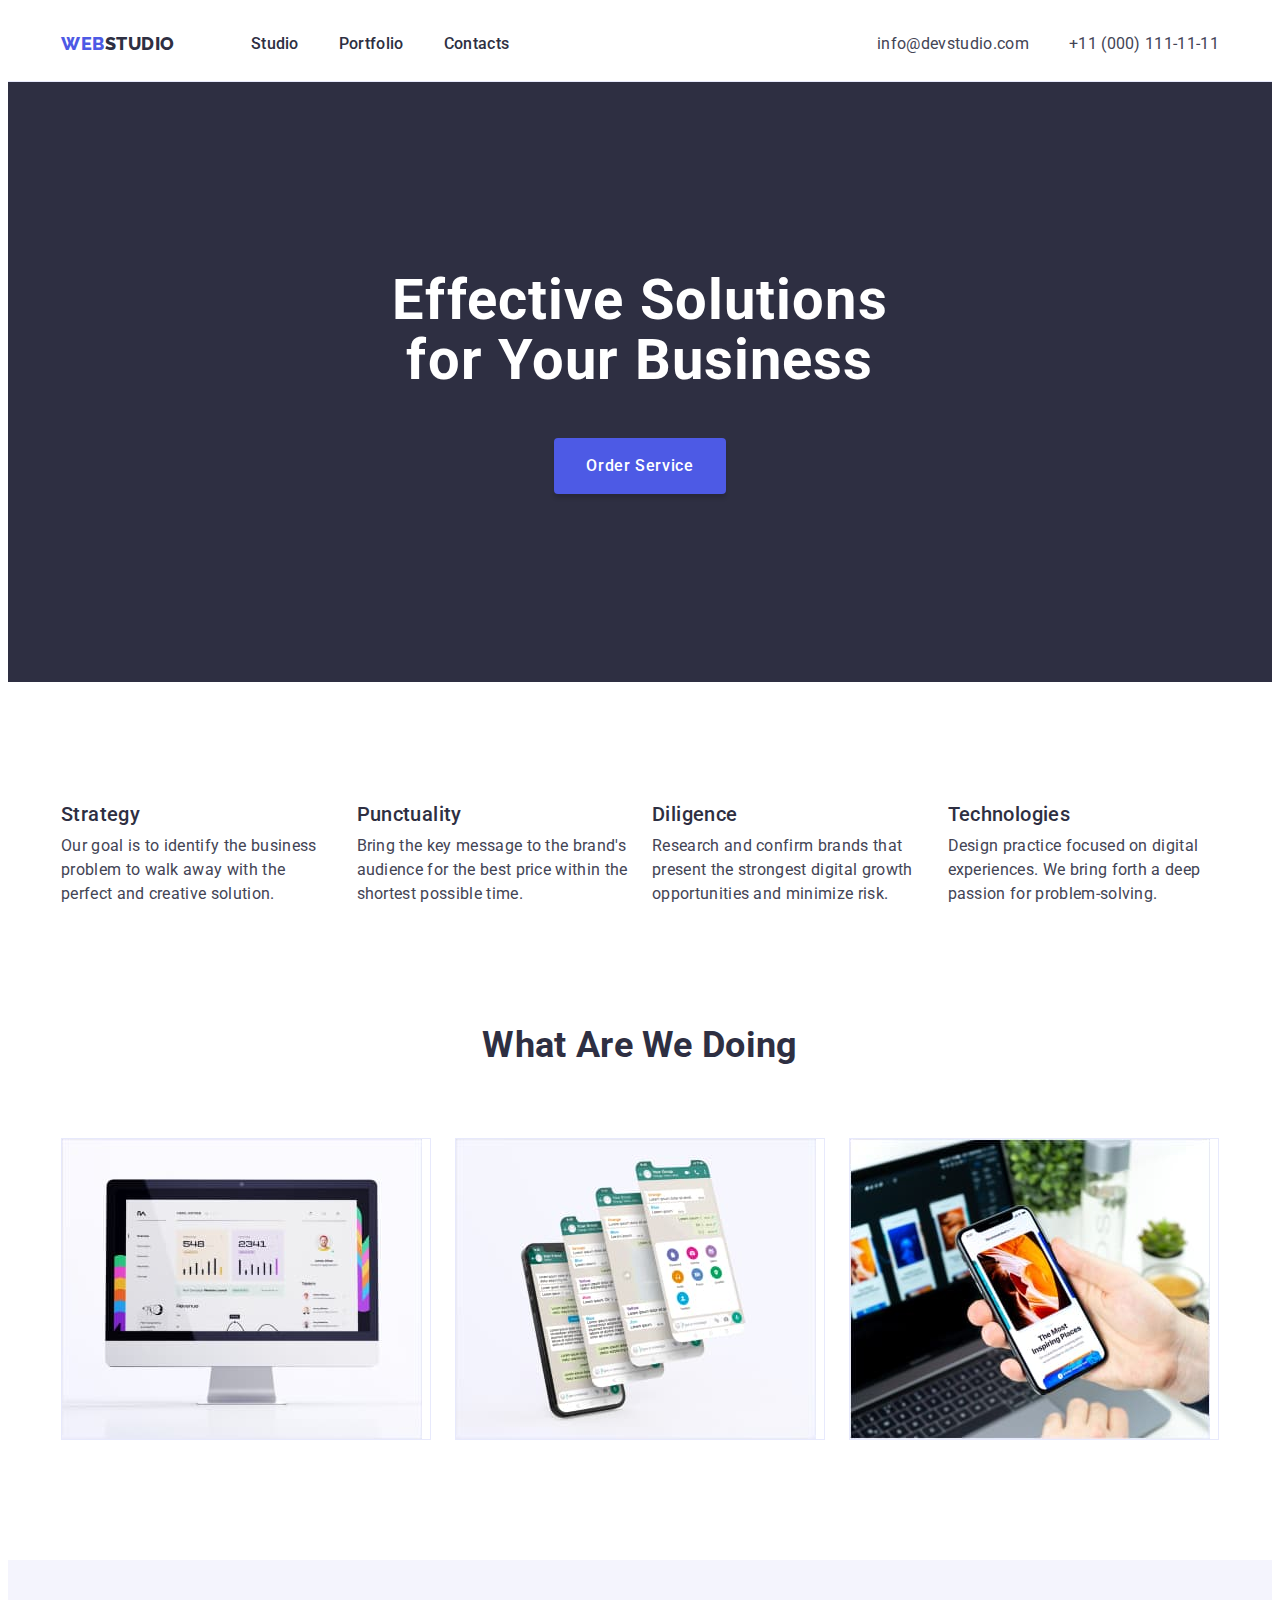
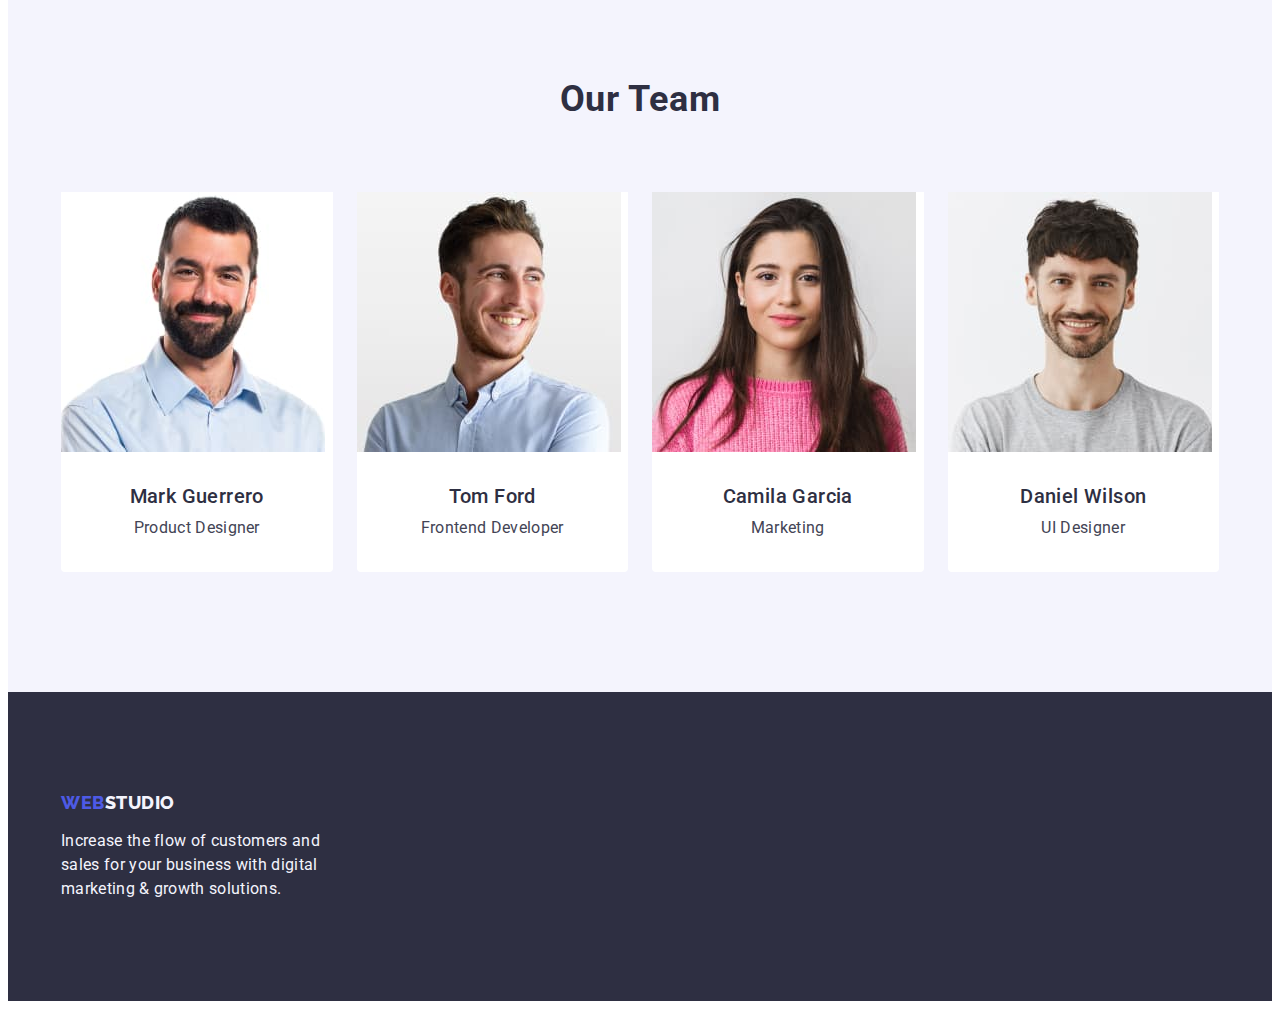
<file: index.html>
<!DOCTYPE html>
<html lang="en">
  <head>
    <meta charset="UTF-8" />
    <meta http-equiv="X-UA-Compatible" content="IE=edge" />
    <meta name="viewport" content="width=device-width, initial-scale=1.0" />
    <title>Document</title>

    <link rel="preconnect" href="https://fonts.googleapis.com" />
    <link rel="preconnect" href="https://fonts.gstatic.com" crossorigin />
    <link rel="preconnect" href="https://fonts.googleapis.com" />
    <link rel="preconnect" href="https://fonts.gstatic.com" crossorigin />
    <link
      href="https://fonts.googleapis.com/css2?family=Raleway:wght@800&family=Roboto:wght@400;500;700&display=swap"
      rel="stylesheet"
    />
    <link
      rel="stylesheet"
      href="https://cdnjs.cloudflare.com/ajax/libs/modern-normalize/2.0.0/modern-normalize.min.css"
      integrity="sha512-4xo8blKMVCiXpTaLzQSLSw3KFOVPWhm/TRtuPVc4WG6kUgjH6J03IBuG7JZPkcWMxJ5huwaBpOpnwYElP/m6wg=="
      crossorigin="anonymous"
      referrerpolicy="no-referrer"
    />
    <link rel="stylesheet" href="./css/styles.css" />
  </head>
  <body>
    <header class="top-line">
      <div class="container top-conteiner">
        <nav class="nav-main list">
          <a class="main-logo link" href="./index.html">
            Web<span class="main-logotype">Studio</span></a
          >
          <ul class="top-line-nav list">
            <li><a class="top-studio link" href="./index.html">Studio</a></li>
            <li>
              <a class="top-studio link" href="./portfolio.html">Portfolio</a>
            </li>
            <li><a class="top-studio link" href="">Contacts</a></li>
          </ul>
        </nav>

        <address class="address">
          <ul class="contacts-us list">
            <li>
              <a class="top-studio link" href="mailto:info@devstudio.com"
                >info@devstudio.com</a
              >
            </li>
            <li>
              <a class="top-studio link" href="tel:+110001111111"
                >+11 (000) 111-11-11</a
              >
            </li>
          </ul>
        </address>
      </div>
    </header>
    <main class="main-title-section">
      <section class="main-title">
        <div class="container conteiner-button">
          <h1 class="main-title-text">Effective Solutions for Your Business</h1>
          <button class="button-main link" type="button">Order Service</button>
        </div>
      </section>
      <!-- SECTION MAIN ABOUT -->
      <section class="main-about">
        <div class="container">
          <h2 class="main visually-hidden" hidden>section 2</h2>
          <ul class="about-us list">
            <li class="main-description">
              <h3 class="list-text">Strategy</h3>
              <p class="text-description">
                Our goal is to identify the business problem to walk away with
                the perfect and creative solution.
              </p>
            </li>
            <li class="main-description">
              <h3 class="list-text">Punctuality</h3>
              <p class="text-description">
                Bring the key message to the brand's audience for the best price
                within the shortest possible time.
              </p>
            </li>
            <li class="main-description">
              <h3 class="list-text">Diligence</h3>
              <p class="text-description">
                Research and confirm brands that present the strongest digital
                growth opportunities and minimize risk.
              </p>
            </li>
            <li class="main-description">
              <h3 class="list-text">Technologies</h3>
              <p class="text-description">
                Design practice focused on digital experiences. We bring forth a
                deep passion for problem-solving.
              </p>
            </li>
          </ul>
        </div>
      </section>
      <!--SECTION3 -->
      <section class="doing-list">
        <div class="container">
          <h2 class="work-title">What Are We Doing</h2>
          <ul class="our-work list">
            <li class="our-work-pic">
              <img src="./images/image1.jpg" alt="img" width="360" />
            </li>
            <li class="our-work-pic">
              <img src="./images/image2.jpg" alt="img" width="360" />
            </li>
            <li class="our-work-pic">
              <img src="./images/image3.jpg" alt="img" width="360" />
            </li>
          </ul>
        </div>
      </section>
      <!--OUR TEAM -->
      <section class="team-list">
        <div class="container">
          <h2 class="team-photo">Our Team</h2>
          <ul class="team list">
            <li class="image-main">
              <img src="./images/image5.jpg" alt="man" width="264" />
              <div class="team-container">
                <h3 class="list-text text">Mark Guerrero</h3>
                <p class="text-description text">Product Designer</p>
              </div>
            </li>
            <li class="image-main">
              <img src="./images/image6.jpg" alt="man" width="264" />
              <div class="team-container">
                <h3 class="list-text text">Tom Ford</h3>
                <p class="text-description text">Frontend Developer</p>
              </div>
            </li>
            <li class="image-main">
              <img src="./images/image7.jpg" alt="woman" width="264" />
              <div class="team-container">
                <h3 class="list-text text">Camila Garcia</h3>
                <p class="text-description text">Marketing</p>
              </div>
            </li>
            <li class="image-main">
              <img src="./images/image8.jpg" alt="man" width="264" />
              <div class="team-container">
                <h3 class="list-text text">Daniel Wilson</h3>
                <p class="text-description text">UI Designer</p>
              </div>
            </li>
          </ul>
        </div>
      </section>
    </main>

    <footer class="foot">
      <div class="container">
        <a class="footer-logo link" href="./index.html">
          Web<span class="footer-logotype">Studio</span></a
        >
        <p class="foot-par">
          Increase the flow of customers and sales for your business with
          digital <br />
          marketing & growth solutions.
        </p>
      </div>
    </footer>
  </body>
</html>
</file>
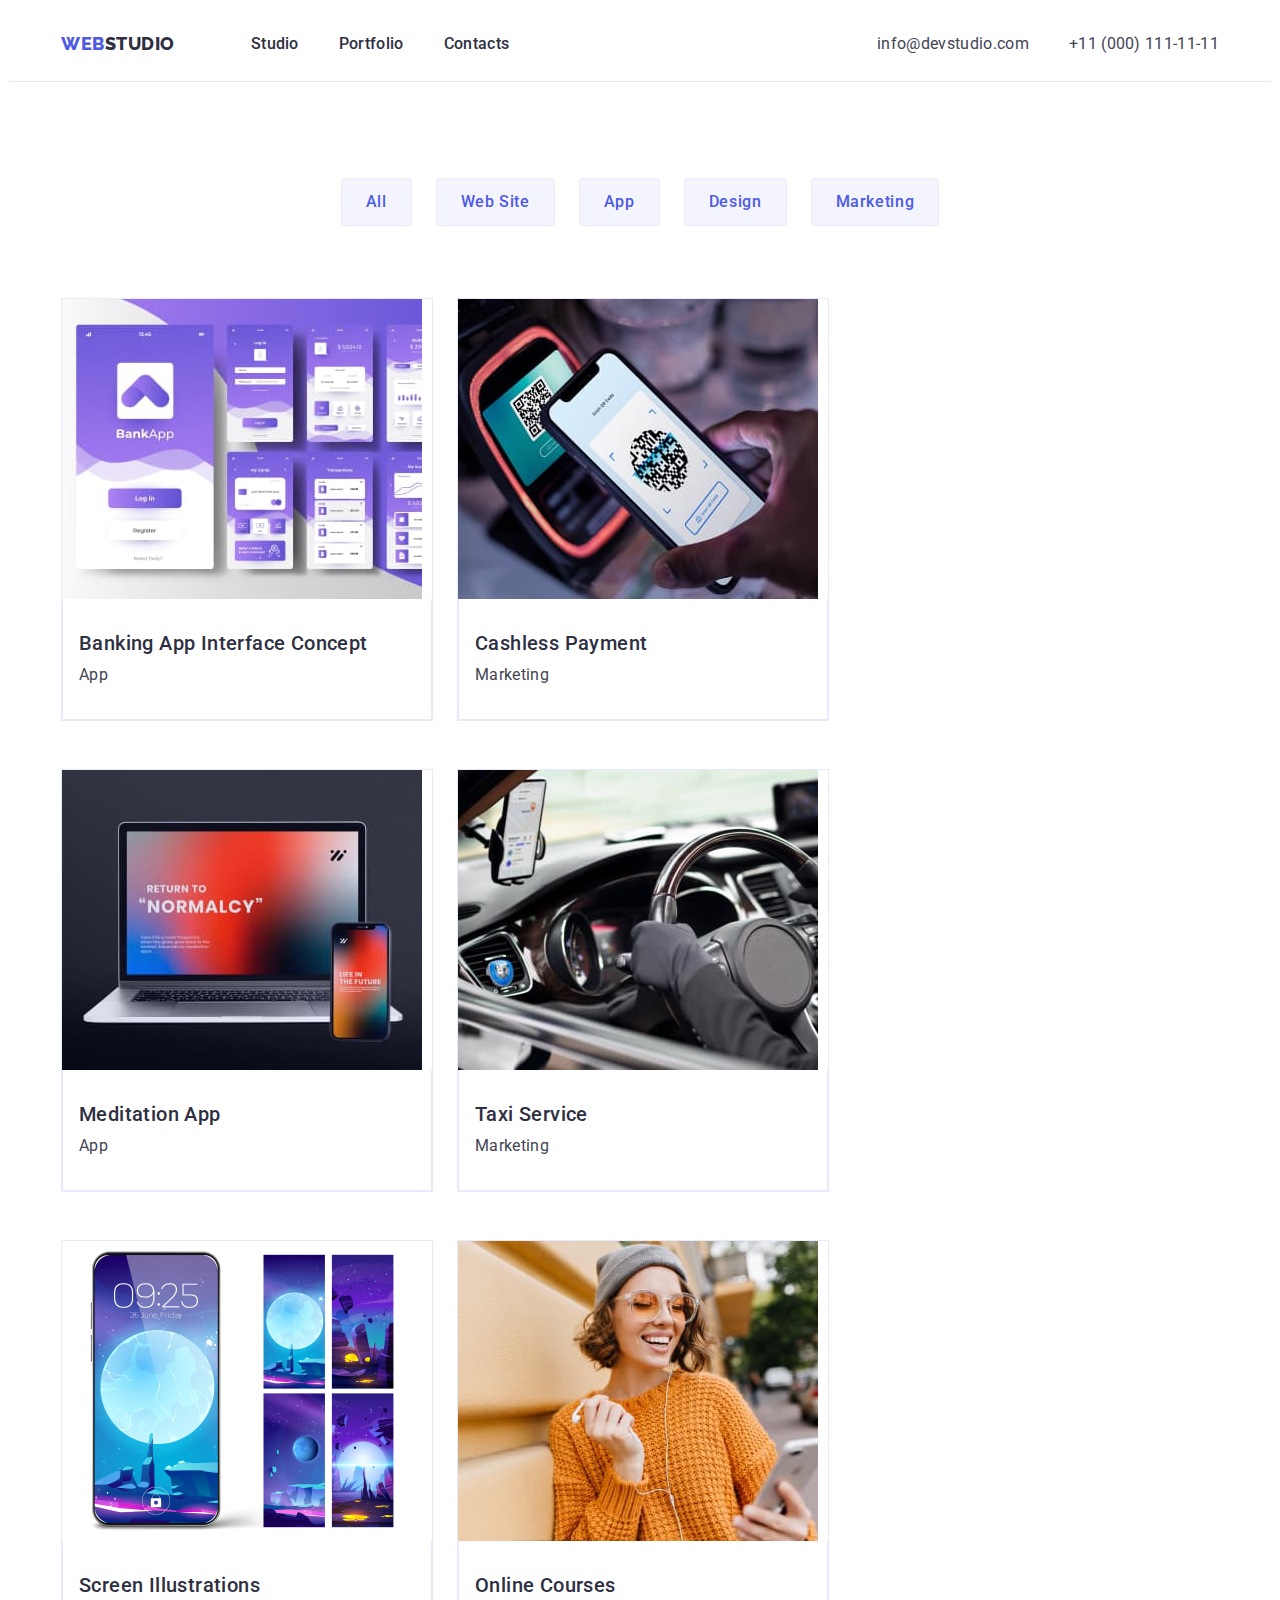
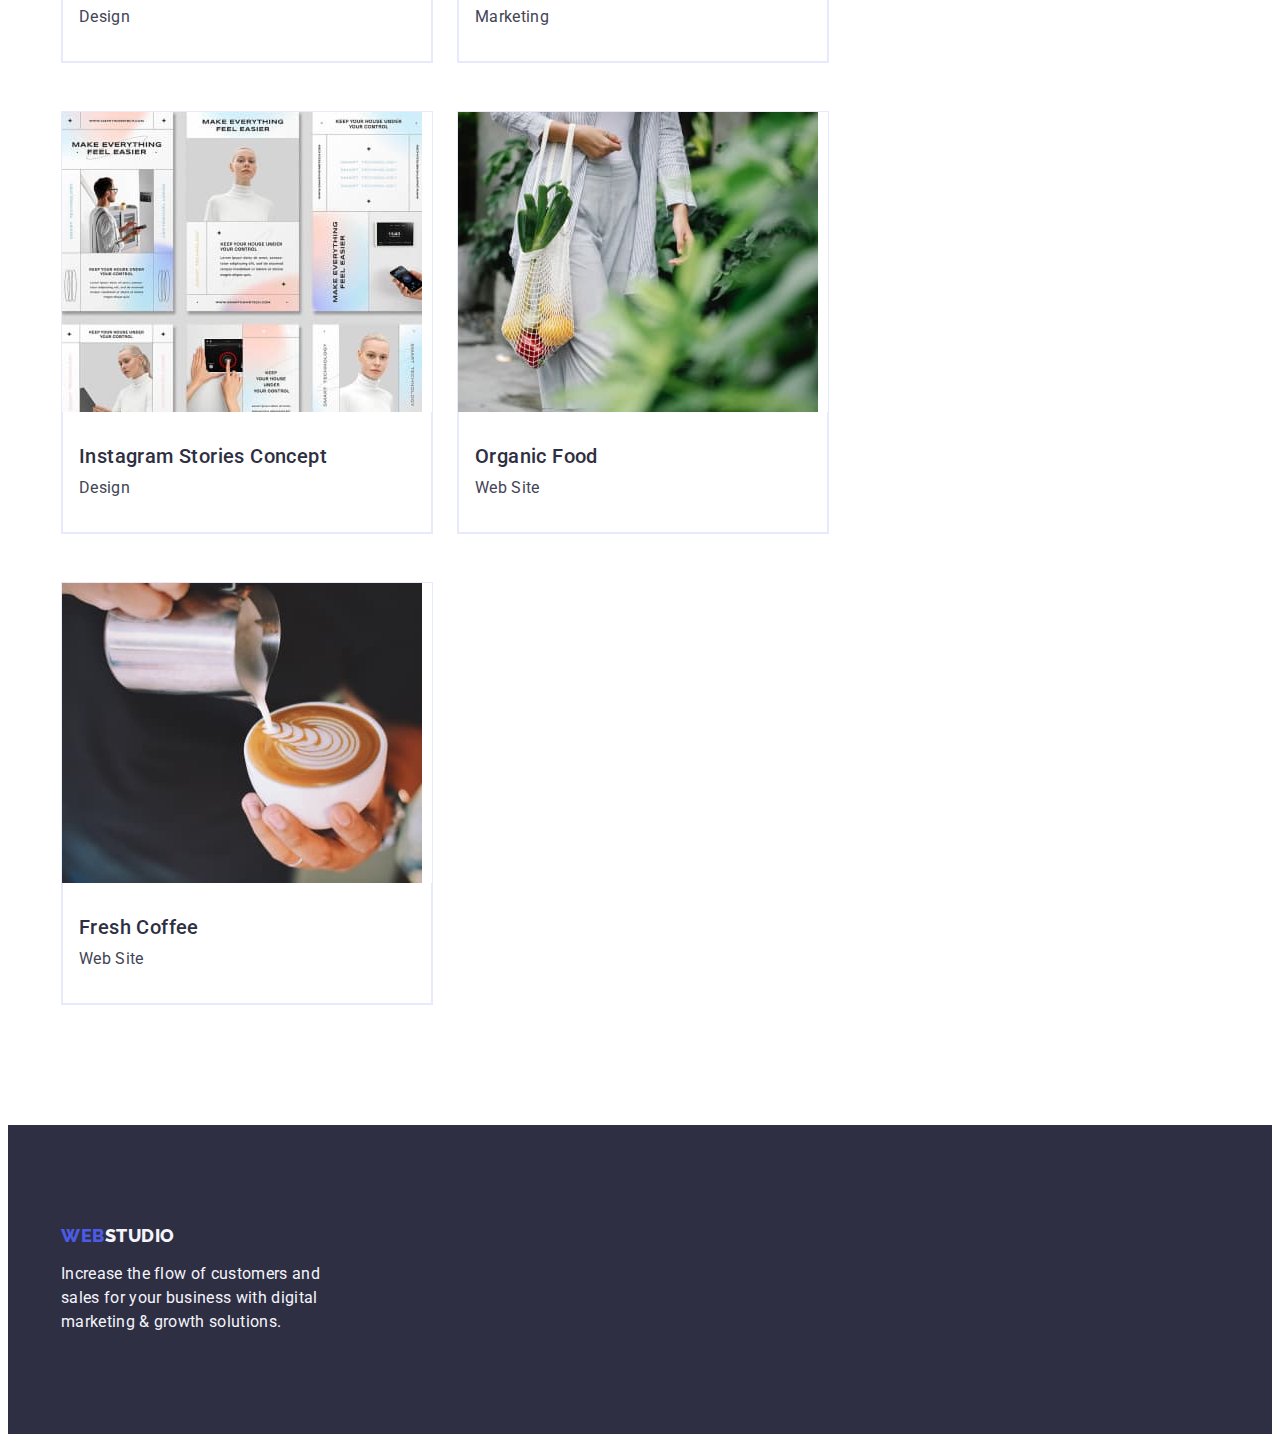
<file: portfolio.html>
<!DOCTYPE html>
<html lang="en">
  <head>
    <meta charset="UTF-8" />
    <meta http-equiv="X-UA-Compatible" content="IE=edge" />
    <meta name="viewport" content="width=device-width, initial-scale=1.0" />
    <title>Document</title>

    <link rel="preconnect" href="https://fonts.googleapis.com" />
    <link rel="preconnect" href="https://fonts.gstatic.com" crossorigin />
    <link rel="preconnect" href="https://fonts.googleapis.com" />
    <link rel="preconnect" href="https://fonts.gstatic.com" crossorigin />
    <link
      href="https://fonts.googleapis.com/css2?family=Raleway:wght@800&family=Roboto:wght@400;500;700&display=swap"
      rel="stylesheet"
    />
    <link
      rel="stylesheet"
      href="https://cdnjs.cloudflare.com/ajax/libs/modern-normalize/2.0.0/modern-normalize.min.css"
      integrity="sha512-4xo8blKMVCiXpTaLzQSLSw3KFOVPWhm/TRtuPVc4WG6kUgjH6J03IBuG7JZPkcWMxJ5huwaBpOpnwYElP/m6wg=="
      crossorigin="anonymous"
      referrerpolicy="no-referrer"
    />
    <link rel="stylesheet" href="./css/styles.css" />
  </head>
  <body>
    <header class="top-line">
      <div class="container top-conteiner">
        <nav class="nav-main list">
          <a class="main-logo link" href="./index.html">
            Web<span class="main-logotype">Studio</span></a
          >
          <ul class="top-line-nav list">
            <li><a class="top-studio link" href="./index.html">Studio</a></li>
            <li>
              <a class="top-studio link" href="./portfolio.html">Portfolio</a>
            </li>
            <li><a class="top-studio link" href="">Contacts</a></li>
          </ul>
        </nav>

        <address class="address">
          <ul class="contacts-us list">
            <li>
              <a class="top-studio link" href="mailto:info@devstudio.com"
                >info@devstudio.com</a
              >
            </li>
            <li>
              <a class="top-studio link" href="tel:+110001111111"
                >+11 (000) 111-11-11</a
              >
            </li>
          </ul>
        </address>
      </div>
    </header>
    <!-- MAIN -->

    <main>
      <section class="main-section">
        <div class="container">
          <h1 hidden>Section1</h1>
          <ul class="filter-button list">
            <li><button type="button" class="button-port">All</button></li>
            <li><button type="button" class="button-port">Web Site</button></li>
            <li><button type="button" class="button-port">App</button></li>
            <li><button type="button" class="button-port">Design</button></li>
            <li>
              <button type="button" class="button-port">Marketing</button>
            </li>
          </ul>

          <!-- Our progects -->

          <ul class="our-projects list">
            <li class="images link">
              <a class="image link" href="./images/image9.jpg">
                <img src="./images/image9.jpg" alt="app" width="360" />

                <div class="pic-portfolio">
                  <h2 class="list-text">Banking App Interface Concept</h2>

                  <p class="text-description">App</p>
                </div></a
              >
            </li>
            <li class="images link">
              <a class="image link" href="">
                <img src="./images/image10.jpg" alt="marketing" width="360" />
                <div class="pic-portfolio">
                  <h2 class="list-text">Cashless Payment</h2>
                  <p class="text-description">Marketing</p>
                </div></a
              >
            </li>
            <li class="images link">
              <a class="image link" href="">
                <img src="./images/image11.jpg" alt="app" width="360" />
                <div class="pic-portfolio">
                  <h2 class="list-text">Meditation App</h2>
                  <p class="text-description">App</p>
                </div></a
              >
            </li>

            <li class="images link">
              <a class="image link" href="">
                <img src="./images/image12.jpg" alt="marketing" width="360" />
                <div class="pic-portfolio">
                  <h2 class="list-text">Taxi Service</h2>
                  <p class="text-description">Marketing</p>
                </div></a
              >
            </li>
            <li class="images link">
              <a class="image link" href="">
                <img src="./images/image13.jpg" alt="design" width="360" />
                <div class="pic-portfolio">
                  <h2 class="list-text">Screen Illustrations</h2>
                  <p class="text-description">Design</p>
                </div></a
              >
            </li>
            <li class="images link">
              <a class="image link" href="">
                <img src="./images/image14.jpg" alt="marketing" width="360" />
                <div class="pic-portfolio">
                  <h2 class="list-text">Online Courses</h2>
                  <p class="text-description">Marketing</p>
                </div></a
              >
            </li>

            <li class="images link">
              <a class="image link" href="./images/image15.jpg">
                <img src="./images/image15.jpg" alt="design" width="360" />
                <div class="pic-portfolio">
                  <h2 class="list-text">Instagram Stories Concept</h2>
                  <p class="text-description">Design</p>
                </div></a
              >
            </li>
            <li class="images link">
              <a class="image link" href="./images/image16.jpg">
                <img src="./images/image16.jpg" alt="web site" width="360" />
                <div class="pic-portfolio">
                  <h2 class="list-text">Organic Food</h2>
                  <p class="text-description">Web Site</p>
                </div></a
              >
            </li>
            <li class="images link">
              <a class="image link" href="./images/image17.jpg">
                <img src="./images/image17.jpg" alt="web site" width="360" />
                <div class="pic-portfolio">
                  <h2 class="list-text">Fresh Coffee</h2>
                  <p class="text-description">Web Site</p>
                </div></a
              >
            </li>
          </ul>
        </div>
      </section>
    </main>
    <!-- Footer -->
    <footer class="foot">
      <div class="container">
        <a class="footer-logo link" href="./index.html">
          Web<span class="footer-logotype">Studio</span></a
        >
        <p class="foot-par">
          Increase the flow of customers and sales for your business with
          digital marketing & growth solutions.
        </p>
      </div>
    </footer>
  </body>
</html>
</file>
<file: css/styles.css>
/* ul,
ol {
    list-style: none;
}  скинули маркери на усі списки*/
/* #2E2F42 -заголовки #434455 - опис */
/* відкрити закриті папки файли
main-logo
footer-logo  */

.text {
  text-align: center;
}

.title-text {
  font-family: 'Roboto';
  font-size: 36px;
  line-height: 1.12;
  color: var(--header-color);
}

.list-text {
  font-family: 'Roboto';
  font-weight: 500;
  font-size: 20px;
  line-height: 1.2;
  letter-spacing: 0.02em;
  color: var(--text-navy-color);

}


.text-description {
  font-family: 'Roboto';
  font-size: 16px;
  line-height: 1.5;
  letter-spacing: 0.02em;
  color: var(--text-slate-color);

}

.text-footer {
  font-family: 'Roboto';
  font-size: 16px;
  line-height: 1.5;
  letter-spacing: 0.02em;
  color: #F4F4FD;
}


/* -- */
:root {
  --header-color: #2E2F42;
  --background-color: #FFFFFF;
  --text-navy-color: #2E2F42;
  --text-slate-color: #434455;
  --text-cloud-color: #F4F4FD;
  --text-iris-color: #4D5AE5;
  --text-ocean-color: #404BBF;
  --button-color: #e7e9fc;
}

a:link {
  text-decoration: none;
}

body {
  font-family: 'Roboto', sans-serif;
  color: #434455;
  background-color: var(--background-color);
  letter-spacing: 0.02em;
  text-decoration: none;

}

.p {
  color: #434455;
  font-family: 'Roboto' sans-serif;
  font-size: 16px;
  line-height: 1.5;
  letter-spacing: 0.02em;
  text-align: center;

}

p,
h1,
h2,
h3,
h4,
h5,
h6 {
  margin: 0;
}

ul,
ol {
  margin: 0;
  padding: 0;
}

img {
  display: block;
  max-width: 100%;
  height: auto;
}

.link {
  text-decoration: none;
}

.list {
  list-style: none;
  display: flex;

}

.team-list {
  background-color: #F4F4FD;

}

.container {

  width: 1158px;
  padding: 0 15px;
  margin: 0 auto;


}


/*-------- INDEX */


.top-line {
  border-bottom: 1px solid #e7e9fc;



}

.top-conteiner {
  display: flex;
  align-items: center;

}

.nav-main {
  display: flex;
  align-items: center;
}

.contacts-us a {
  text-decoration: none;
}

.nav-main {
  font-family: "Roboto", sans-serif;
  font-weight: 500;
  font-size: 18px;
  line-height: 1.17;
  letter-spacing: 0.03em;


  color: #4D5AE5;


}

.main-logo {
  font-family: 'Raleway', sans-serif;
  font-weight: 800;
  font-size: 18px;
  line-height: 1.17;
  letter-spacing: 0.03em;
  text-transform: uppercase;
  color: #4D5AE5;
}

.main-logo {
  margin-right: 76px;
  padding: 24px 0;

}


.main-logotype {
  color: #2E2F42;
}

.address {
  font-style: normal;
  align-items: center;
  margin-left: auto;
  padding: 24px 0;
  display: flex;

}

.top-conteiner {
  border-bottom: 1px solid var(--background-color);
}

.top-line-nav a {
  color: #2E2F42;
  list-style: none;
  font-family: 'Roboto', sans-serif;
  font-weight: 500;
  font-size: 16px;
  line-height: 1.5;
  letter-spacing: 0.02em;

  color: #2E2F42;


}

.top-line-nav {

  list-style: none;
  color: #2E2F42;

  font-family: 'Roboto', sans-serif;
  font-weight: 500;
  font-size: 16px;
  line-height: 1.5;
  letter-spacing: 0.02em;


}

.top-line-nav {
  display: flex;
  align-items: center;
  gap: 40px;

}

.top-studio {
  padding: 24px 0;
  font-family: 'Roboto', sans-serif;
  font-weight: 500;
  font-size: 16px;
  line-height: 1.5;
  letter-spacing: 0.02em;
  color: #2E2F42;
  gap: 40px;
}

.top-line-nav a:hover,
.top-line-nav a:focus {
  color: #404BBF;
}

.contacts-us a:hover,
.contacts-us a:focus {
  color: #404BBF;
}

.contacts-us a {
  color: #434455;
  list-style: none;
  font-family: 'Roboto', sans-serif;
  line-height: 1.5;
  letter-spacing: 0.02em;
  font-weight: 400;
  font-size: 16px;
  letter-spacing: 0.02em;
}

.contacts-us {
  display: flex;
  gap: 40px;
  list-style: none;
  align-items: center;
}

/* ---------------SECTION 2----------------------- */

.visually-hidden {
  position: absolute;
  width: 1px;
  height: 1px;
  margin: -1px;
  border: 0;
  padding: 0;
  white-space: nowrap;
  clip-path: inset(100%);
  clip: rect(0 0 0 0);
  overflow: hidden;
}

.container-button {
  align-items: center;
  display: flex;
  flex-direction: column;
  margin: 0;
}

.main-about {

  padding: 188px 0;
}

.main-title {
  display: flex;
  background-color: #2E2F42;
  /* margin: 0 auto; */
  padding: 188px 0;
  flex-direction: column;
  align-items: center;
}

.main-title-text {
  color: #FFFFFF;
  font-family: 'Roboto', sans-serif;
  font-size: 56px;
  line-height: 1.07;
  text-align: center;
  letter-spacing: 0.02em;
  margin: 0 auto;
  line-height: 60px;
  margin-bottom: 48px;
  max-width: 496px;

}

.main-title-section {
  /* max-width: 496px;
  flex-grow: 1; */
  margin: 0 auto;
}

.button-main {
  font-family: 'Roboto', sans-serif;
  color: #FFFFFF;
  text-decoration: none;
  font-weight: 500;
  font-size: 16px;
  line-height: 1.5;
  letter-spacing: 0.04em;
  background-color: #4D5AE5;
  cursor: pointer;

  height: 56px;
  align-items: center;
  min-width: 169px;
  border: none;
  border-radius: 4px;
  padding: 16px 32px;
  gap: 10px;
  box-shadow: 0px 4px 4px rgba(0, 0, 0, 0.15);
  display: block;
  margin: 0 auto;

}

.button-main:hover,
.button-main:focus {
  background-color: #404BBF
}

.main-title {
  display: flex;
}

.main-about p {
  font-family: 'Roboto', sans-serif;
  font-size: 16px;
  line-height: 1.5;
  letter-spacing: 0.02em;
  color: #434455;
}

.main-about {
  padding-top: 123px;
  padding-bottom: 185px;
  padding: 120px 0
}

.about-us {
  margin: 0;
  padding: 0;
}

.main-description {
  width: calc((100% - 72px) / 4);
}

.about-us {
  display: flex;
  align-items: center;
  gap: 24px;
}

.list-text {
  margin-bottom: 8px;

}

.about-us li {
  display: inline;
  padding: 0px;
  gap: 8px;
  flex-direction: column;
  color: #2E2F42;

  font-size: 20px;
  line-height: 1.2;

}

/* SECTION 3 */
.doing-list {

  padding-bottom: 120px;
}

.work-title {
  font-size: 36px;
  line-height: 1.11;
  text-align: center;
  text-transform: capitalize;
  color: var(--header-color);
  margin-bottom: 72px;

}

.our-work {
  display: flex;
  align-items: center;
  gap: 24px;

}

.our-work {
  margin: 0;
  padding: 0;
}

.our-work-pic {
  width: calc((100% - 48px) / 3);
}

/* SECTION TEAM */

.team-photo {
  margin-bottom: 72px;
}

.team-list {
  padding: 120px 0;
}

.team {
  display: flex;
  gap: 24px;

}

.team {
  margin: 0;
  padding: 0;

}

.image-main {

  width: calc((100% - 72px) / 4);
  background-color: var(--background-color);
  border-radius: 0px 0px 4px 4px;

}

.team-list p {
  font-family: 'Roboto', sans-serif;
}

.team-photo {
  font-size: 36px;
  line-height: 1.11;
  text-align: center;
  text-transform: capitalize;
  color: var(--header-color);
  letter-spacing: 0.02em;

}

.team-container {
  padding: 32px 16px;
}

.our-work li {
  display: flex;
  text-decoration: none;
  font-family: 'Roboto' sans-serif;
  color: #2E2F42;
  display: inline-block;

  border: 1px solid #E7E9FC;
}


.team li {
  display: inline-flex;
  text-decoration: none;
  font-family: 'Roboto' sans-serif;
  color: #2E2F42;
  display: inline-block;
}


/* --------PORTFOLIO------- */

.main-section {
  padding: 96px 0 120px;

}

.filter-button {
  min-width: 69px;
  display: flex;
  gap: 24px;
  justify-content: center;
  margin-bottom: 72px;
}

.button-port {
  display: flex;
  align-items: center;
  min-width: 69px;
  height: 48px;
  padding: 12px 24px;
  border: 1px solid var(--button-color);
  border-radius: 4px;

}

.button-port {
  font-family: "Roboto", sans-serif;
  font-weight: 500;
  font-size: 16px;
  line-height: 1.5;

  text-align: center;
  letter-spacing: 0.04em;
  color: #4D5AE5;
  cursor: pointer;
  background-color: var(--text-cloud-color);
}



.button-port:hover,
.button-port:focus {
  background-color: #404BBF;
  color: #FFFFFF;
  border: 1px solid transparent;
}



.pic-portfolio {
  align-items: center;
  gap: 24px;
  border: 1px solid #e7e9fc;
  padding: 32px 16px;
  border-top: none;

}

.our-projects li {
  text-decoration: none;
  font-family: 'Roboto' sans-serif;
  color: #2E2F42;
  border: 1px solid #E7E9FC;
  background: #FFFFFF;
  font-family: 'Roboto';

}

.our-projects {
  display: flex;
  flex-wrap: wrap;
  gap: 24px;
  row-gap: 48px;
}

.our-projects {
  margin: 0;
  padding: 0;
}

.images {
  width: calc((100% - 48px) / 3);
}


/* ------Footer */
.foot {
  background-color: #2E2F42;
  color: #F4F4FD;
  font-family: 'Roboto', sans-serif;
  line-height: 1.5;
  letter-spacing: 0.02em;
  padding: 100px 0;

}

.footer-logo {
  font-family: 'Raleway', sans-serif;
  font-weight: 800;
  font-size: 18px;
  line-height: 1.17;
  display: flex;
  align-items: center;
  letter-spacing: 0.03em;
  text-transform: uppercase;
  color: #4D5AE5;
  display: inline-block;
  margin-bottom: 16px;
}


.foot {
  color: var(--text-cloud-color);
  background-color: #2E2F42;
  list-style: none;

}

.footer-logo {

  display: inline-block;
}

.footer-logotype {
  color: #F4F4FD;

}

.foot-par {
  max-width: 264px;
}
</file>
